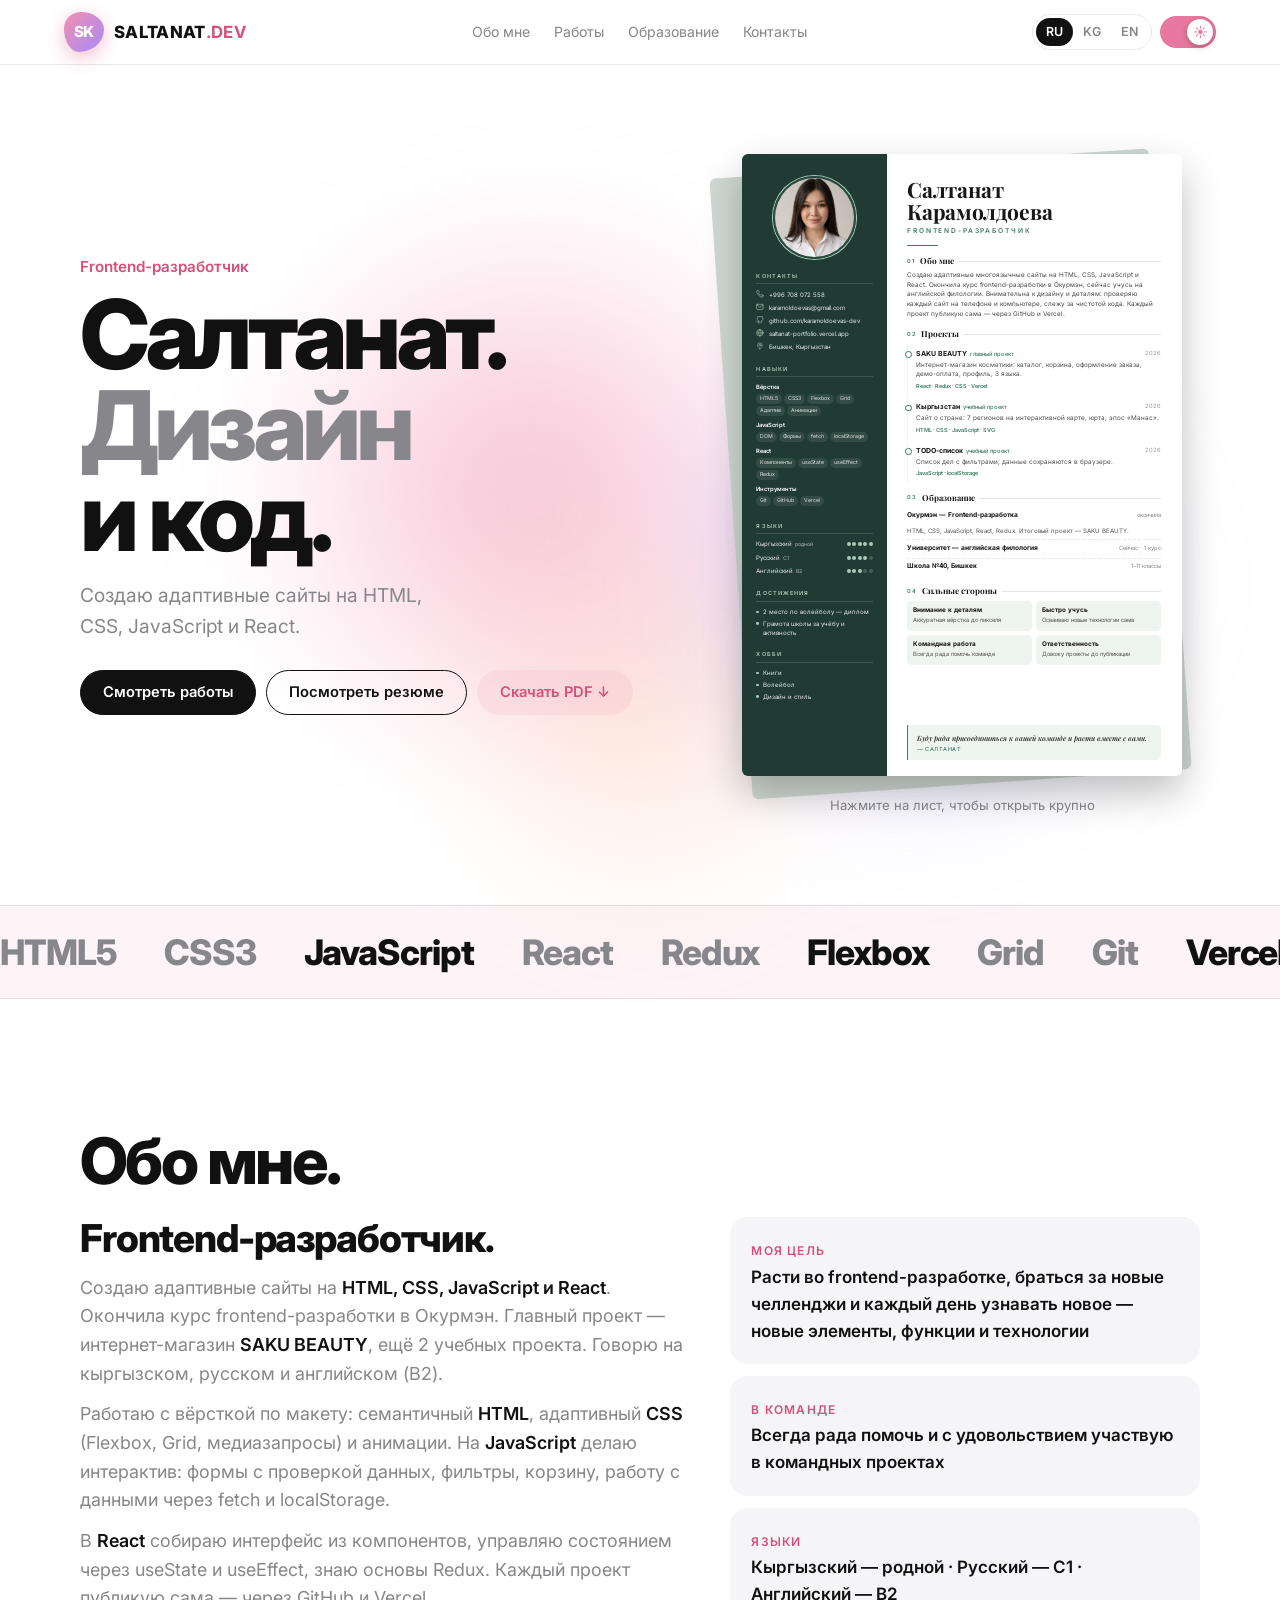
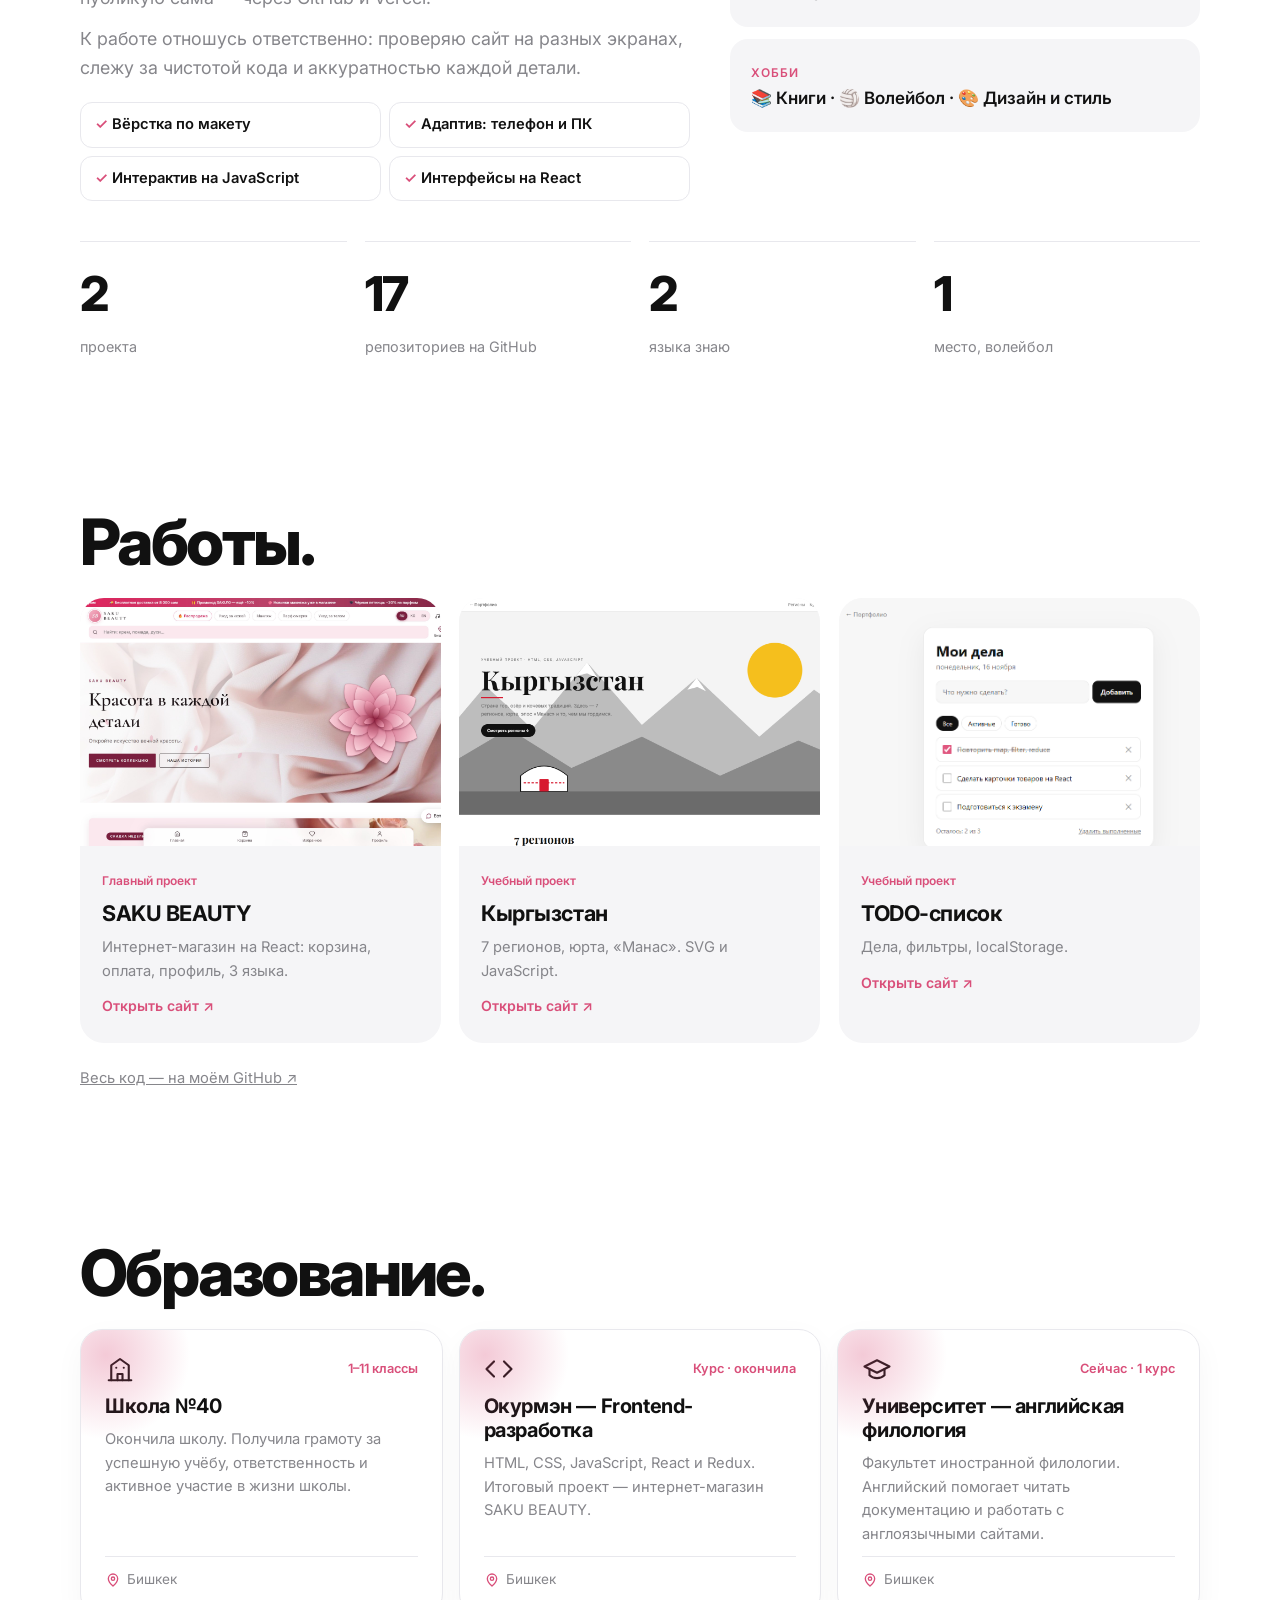
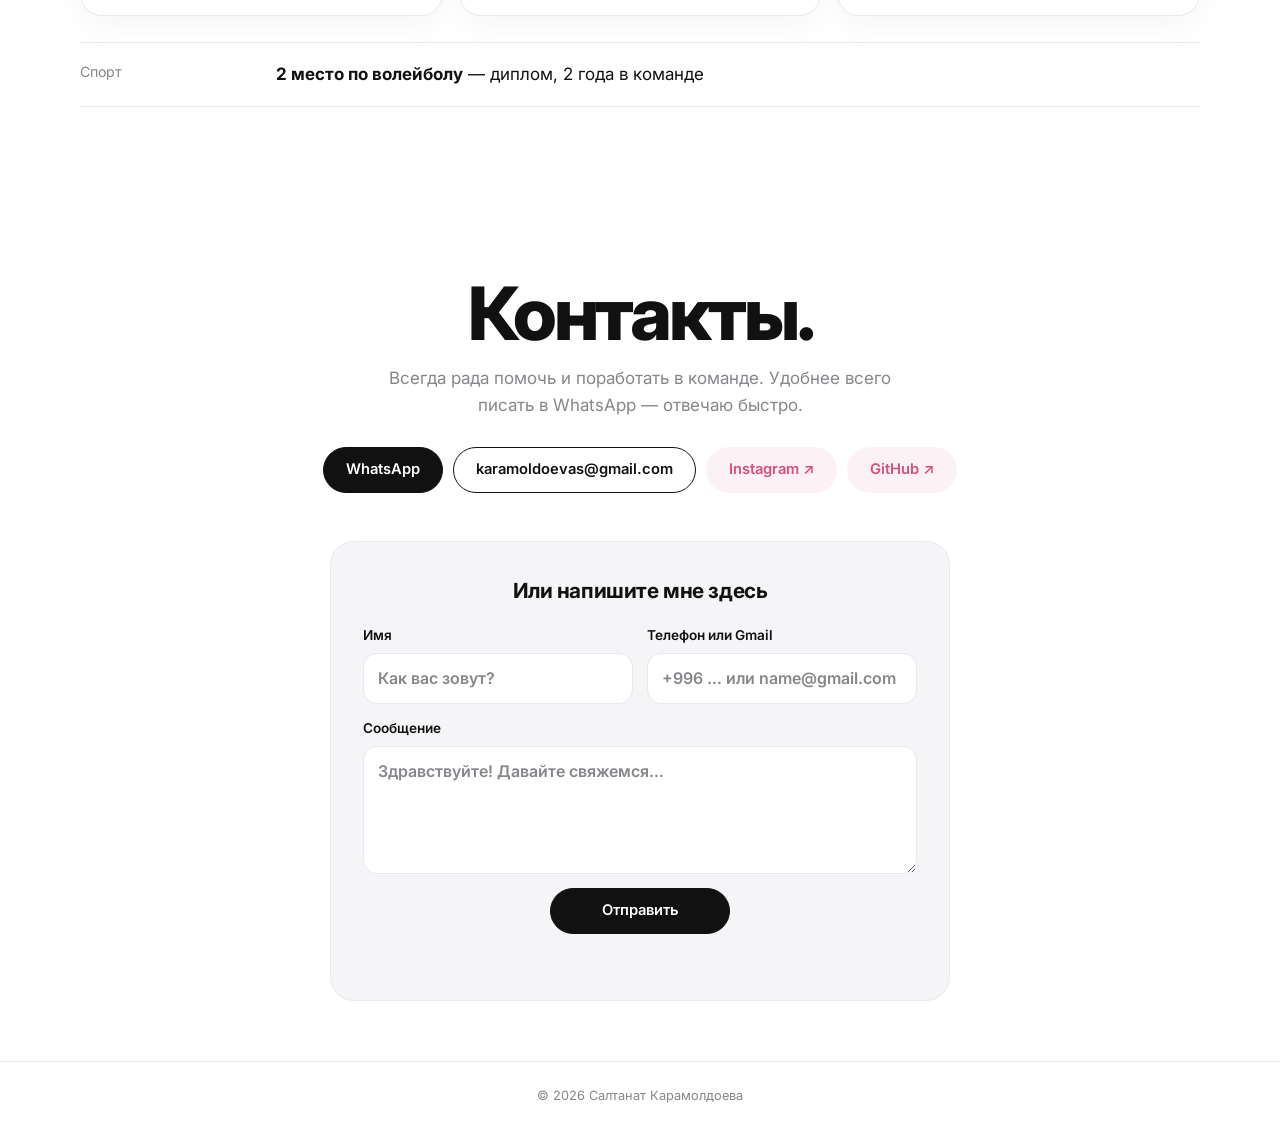
<file: index.html>
<!DOCTYPE html>
<html lang="ru">
<head>
  <meta charset="UTF-8">
  <meta name="viewport" content="width=device-width, initial-scale=1.0">
  <meta name="color-scheme" content="light dark">
  <meta name="theme-color" content="#ffffff">
  <title>Салтанат Карамолдоева — Frontend-разработчик</title>
  <meta name="description" content="Saltanat Karamoldoeva — frontend developer. HTML, CSS, JavaScript, React. Projects: SAKU BEAUTY, Kyrgyzstan, TODO.">
  <meta property="og:title" content="Saltanat Karamoldoeva — Frontend Developer">
  <meta property="og:description" content="Design and code. Projects, CV and contacts.">
  <meta property="og:image" content="https://saltanat-portfolio.vercel.app/images/my-photo.jpg">
  <!-- значок-логотип на вкладке браузера: розово-сиреневая «капля» с буквами SK -->
  <link rel="icon" type="image/svg+xml" href="images/favicon.svg">
  <link rel="icon" type="image/png" sizes="180x180" href="images/logo-180.png">
  <link rel="apple-touch-icon" href="images/logo-180.png">

  <!-- тема день/ночь ставится сразу, чтобы не было белой вспышки -->
  <script>
    try { document.documentElement.dataset.theme = matchMedia('(prefers-color-scheme: dark)').matches ? 'dark' : 'light' } catch (e) {}
  </script>

  <link rel="preconnect" href="https://fonts.googleapis.com">
  <link rel="preconnect" href="https://fonts.gstatic.com" crossorigin>
  <link href="https://fonts.googleapis.com/css2?family=Inter:wght@400;500;600;800&family=Playfair+Display:ital,wght@0,600;0,700;1,600&display=swap" rel="stylesheet">
  <link rel="stylesheet" href="style.css">
</head>
<body>

  <!-- ===== ШАПКА ===== -->
  <header class="nav">
    <!-- логотип: «живая капля» SK + надпись -->
    <a class="brand" href="#home" aria-label="Saltanat — на главную">
      <span class="mark">SK</span>
      <span class="word">SALTANAT<b>.DEV</b></span>
    </a>
    <nav class="menu">
      <a href="#about" data-i18n="navAbout">Обо мне</a>
      <a href="#work" data-i18n="navWork">Работы</a>
      <a href="#edu" data-i18n="navEdu">Образование</a>
      <a href="#contact" data-i18n="navContact">Контакты</a>
    </nav>
    <div class="tools">
      <div class="langs" role="group" aria-label="Language">
        <button data-lang="ru">RU</button><button data-lang="kg">KG</button><button data-lang="en">EN</button>
      </div>
      <!-- переключатель как в iPhone: включён = день, выключен = ночь -->
      <button class="switch" id="theme" role="switch" aria-checked="true" aria-label="День / ночь">
        <span class="knob"><span class="sun">☀</span><span class="moon">☾</span></span>
      </button>
    </div>
  </header>

  <div class="wrap">
    <!-- ===== 1. ГЛАВНЫЙ ЭКРАН: текст слева, лист А4 справа ===== -->
    <section class="hero" id="home">
      <!-- мягкие цветные пятна на фоне, медленно плавают -->
      <div class="glow" aria-hidden="true"><span class="g1"></span><span class="g2"></span><span class="g3"></span></div>

      <div class="from-left">
        <p class="eyebrow" data-i18n="role">Frontend-разработчик</p>
        <h1><span data-i18n="firstName">Салтанат</span>.<br><span class="grey" data-i18n="heroDesign">Дизайн</span><br><span data-i18n="heroCode">и код.</span></h1>
        <p class="lead" data-i18n="heroText">Создаю адаптивные сайты на HTML, CSS, JavaScript и React.</p>
        <div class="links">
          <a class="btn" href="#work" data-i18n="btnWork">Смотреть работы</a>
          <a class="btn line" id="cvView" href="cv/Saltanat-Karamoldoeva-CV-RU.pdf" target="_blank" rel="noopener" data-i18n="cvView">Посмотреть резюме</a>
          <a class="btn soft" id="cvLink" href="cv/Saltanat-Karamoldoeva-CV-RU.pdf" download data-i18n="cvDownload">Скачать PDF ↓</a>
        </div>
      </div>

      <!-- лист А4 = резюме (один лист, две колонки). Нажмите — откроется крупно. Он же печатается в PDF -->
      <div class="cv-3d">
        <div class="stack" id="stack">
          <article class="paper cv" id="cvSheet" tabindex="0" role="button" aria-label="CV">
            <!-- ЛЕВАЯ КОЛОНКА: кто я и как связаться -->
            <aside class="cv-side">
              <img class="cv-photo" src="images/my-photo.jpg" alt="Saltanat Karamoldoeva">
              <section>
                <h4 data-i18n="cvContacts">Контакты</h4>
                <ul class="cv-contacts">
                  <li><svg viewBox="0 0 24 24"><path d="M22 16.9v3a2 2 0 0 1-2.2 2 19.8 19.8 0 0 1-8.6-3.1 19.5 19.5 0 0 1-6-6A19.8 19.8 0 0 1 2.1 4.2 2 2 0 0 1 4.1 2h3a2 2 0 0 1 2 1.7c.1 1 .4 1.9.7 2.8a2 2 0 0 1-.5 2.1L8 9.9a16 16 0 0 0 6 6l1.3-1.3a2 2 0 0 1 2.1-.4c.9.3 1.8.6 2.8.7a2 2 0 0 1 1.7 2z"/></svg>+996 708 072 558</li>
                  <li><svg viewBox="0 0 24 24"><rect x="2" y="4" width="20" height="16" rx="2"/><path d="m22 6-10 7L2 6"/></svg>karamoldoevas@gmail.com</li>
                  <li><svg viewBox="0 0 24 24"><path d="M9 19c-5 1.5-5-2.5-7-3m14 6v-3.9a3.4 3.4 0 0 0-.9-2.6c3.1-.3 6.4-1.5 6.4-7A5.4 5.4 0 0 0 20 4.8 5 5 0 0 0 19.9 1S18.7.7 16 2.5a13.4 13.4 0 0 0-7 0C6.3.7 5.1 1 5.1 1A5 5 0 0 0 5 4.8a5.4 5.4 0 0 0-1.5 3.7c0 5.4 3.3 6.6 6.4 7a3.4 3.4 0 0 0-.9 2.6V22"/></svg>github.com/karamoldoevas-dev</li>
                  <li><svg viewBox="0 0 24 24"><circle cx="12" cy="12" r="10"/><path d="M2 12h20M12 2a15 15 0 0 1 0 20M12 2a15 15 0 0 0 0 20"/></svg>saltanat-portfolio.vercel.app</li>
                  <li><svg viewBox="0 0 24 24"><path d="M12 21s-7-6-7-11a7 7 0 0 1 14 0c0 5-7 11-7 11z"/><circle cx="12" cy="10" r="2.5"/></svg><span data-i18n="cityFull">Бишкек, Кыргызстан</span></li>
                </ul>
              </section>
              <section>
                <h4 data-i18n="skillsTitle">Навыки</h4>
                <div class="cv-skill"><b data-i18n="skLayout">Вёрстка</b><div class="chips"><span>HTML5</span><span>CSS3</span><span>Flexbox</span><span>Grid</span><span data-i18n="chipResp">Адаптив</span><span data-i18n="chipAnim">Анимации</span></div></div>
                <div class="cv-skill"><b>JavaScript</b><div class="chips"><span>DOM</span><span data-i18n="chipForms">Формы</span><span>fetch</span><span>localStorage</span></div></div>
                <div class="cv-skill"><b>React</b><div class="chips"><span data-i18n="chipComp">Компоненты</span><span>useState</span><span>useEffect</span><span>Redux</span></div></div>
                <div class="cv-skill"><b data-i18n="skTools">Инструменты</b><div class="chips"><span>Git</span><span>GitHub</span><span>Vercel</span></div></div>
              </section>
              <section>
                <h4 data-i18n="langsTitle">Языки</h4>
                <div class="cv-lang"><span><span data-i18n="langKg">Кыргызский</span><small data-i18n="native">родной</small></span><span class="lvl"><i class="on"></i><i class="on"></i><i class="on"></i><i class="on"></i><i class="on"></i></span></div>
                <div class="cv-lang"><span><span data-i18n="langRu">Русский</span><small>C1</small></span><span class="lvl"><i class="on"></i><i class="on"></i><i class="on"></i><i class="on"></i><i></i></span></div>
                <div class="cv-lang"><span><span data-i18n="langEn">Английский</span><small>B2</small></span><span class="lvl"><i class="on"></i><i class="on"></i><i class="on"></i><i></i><i></i></span></div>
              </section>
              <section>
                <h4 data-i18n="achTitle">Достижения</h4>
                <ul class="cv-plain"><li data-i18n="ach1">2 место по волейболу — диплом</li><li data-i18n="ach2">Грамота школы за учёбу и активность</li></ul>
              </section>
              <section>
                <h4 data-i18n="hobbiesTitle">Хобби</h4>
                <ul class="cv-plain"><li data-i18n="hob1">Книги</li><li data-i18n="hob2">Волейбол</li><li data-i18n="hob3">Дизайн и стиль</li></ul>
              </section>
            </aside>

            <!-- ПРАВАЯ КОЛОНКА: что я умею и что сделала -->
            <div class="cv-main">
              <header class="cv-title">
                <h3><span data-i18n="firstName">Салтанат</span><br><span data-i18n="lastName">Карамолдоева</span></h3>
                <p class="cv-role" data-i18n="role">Frontend-разработчик</p>
                <div class="cv-bar"></div>
              </header>
              <section>
                <h5><span class="n">01</span><span data-i18n="navAbout">Обо мне</span></h5>
                <p class="cv-lead" data-i18n="cvAbout">…</p>
              </section>
              <section>
                <h5><span class="n">02</span><span data-i18n="workTitle">Проекты</span></h5>
                <div class="cv-proj"><h6>SAKU BEAUTY<em data-i18n="kindMain">Главный проект</em></h6><span class="yr">2026</span>
                  <p data-i18n="p1Cv">…</p><div class="tech">React · Redux · CSS · Vercel</div></div>
                <div class="cv-proj"><h6><span data-i18n="p2Title">Кыргызстан</span><em data-i18n="kindStudy">Учебный проект</em></h6><span class="yr">2026</span>
                  <p data-i18n="p2Cv">…</p><div class="tech">HTML · CSS · JavaScript · SVG</div></div>
                <div class="cv-proj"><h6><span data-i18n="p3Title">TODO-список</span><em data-i18n="kindStudy">Учебный проект</em></h6><span class="yr">2026</span>
                  <p data-i18n="p3Cv">…</p><div class="tech">JavaScript · localStorage</div></div>
              </section>
              <section>
                <h5><span class="n">03</span><span data-i18n="eduTitle">Образование</span></h5>
                <div class="cv-edu"><b data-i18n="courseName">Окурмэн — Frontend-разработка</b><span data-i18n="finished">окончила</span><p data-i18n="courseShort">…</p></div>
                <div class="cv-edu"><b data-i18n="uniName">Университет — английская филология</b><span data-i18n="uniWhen">Сейчас · 1 курс</span></div>
                <div class="cv-edu"><b data-i18n="schoolName">Школа №40, Бишкек</b><span data-i18n="grades">1–11 классы</span></div>
              </section>
              <section>
                <h5><span class="n">04</span><span data-i18n="strengthsTitle">Сильные стороны</span></h5>
                <div class="cv-quals">
                  <div><b data-i18n="q1">…</b><span data-i18n="q1t">…</span></div>
                  <div><b data-i18n="q2">…</b><span data-i18n="q2t">…</span></div>
                  <div><b data-i18n="q3">…</b><span data-i18n="q3t">…</span></div>
                  <div><b data-i18n="q4">…</b><span data-i18n="q4t">…</span></div>
                </div>
              </section>
              <p class="cv-quote"><span data-i18n="letter3">…</span><small data-i18n="sign">— Салтанат</small></p>
            </div>
          </article>
        </div>
        <p class="cv-hint" data-i18n="cvZoom">Нажмите на лист, чтобы открыть крупно</p>
      </div>

      <!-- резюме крупно (окно поверх сайта) -->
      <dialog class="cv-big" id="cvBig" aria-label="CV">
        <button class="cv-close" id="cvClose" aria-label="×">×</button>
        <div class="cv-big-in" id="cvBigIn"></div>
      </dialog>
    </section>
  </div>

  <!-- ===== БЕГУЩАЯ СТРОКА НАВЫКОВ ===== -->
  <div class="marquee" aria-hidden="true"><div class="track"><span>HTML5</span><span>CSS3</span><span>JavaScript</span><span>React</span><span>Redux</span><span>Flexbox</span><span>Grid</span><span>Git</span><span>Vercel</span></div></div>

  <div class="wrap">
    <!-- ===== 2. ОБО МНЕ ===== -->
    <section class="big" id="about">
      <h2 class="from-left" data-i18n="aboutTitle">Обо мне.</h2>
      <div class="about-grid">
        <div class="about-text from-left">
          <q data-i18n="role">Frontend-разработчик</q>
          <p data-i18n="about1">…</p>
          <p data-i18n="about2">…</p>
          <p data-i18n="about3">…</p>
          <p data-i18n="about4">…</p>
          <ul class="does">
            <li data-i18n="does1">Вёрстка по макету</li>
            <li data-i18n="does2">Адаптив: телефон и ПК</li>
            <li data-i18n="does3">Интерактив на JavaScript</li>
            <li data-i18n="does4">Интерфейсы на React</li>
          </ul>
        </div>
        <div class="about-side from-right">
          <div tabindex="0"><small data-i18n="goalTitle">Моя цель</small><p data-i18n="goalText">…</p></div>
          <div tabindex="0"><small data-i18n="teamTitle">В команде</small><p data-i18n="teamText">…</p></div>
          <div tabindex="0"><small data-i18n="langsTitle">Языки</small><p data-i18n="langsLine">…</p></div>
          <div tabindex="0"><small data-i18n="hobbiesTitle">Хобби</small><p data-i18n="hobbiesLine">…</p></div>
        </div>
      </div>
      <div class="facts">
        <div><b data-to="3">0</b><span data-i18n="statProjects">проекта</span></div>
        <div><b data-to="20" data-plus="+">0</b><span data-i18n="statRepos">репозиториев на GitHub</span></div>
        <div><b data-to="3">0</b><span data-i18n="statLangs">языка знаю</span></div>
        <div><b data-to="2">0</b><span data-i18n="statVolley">место, волейбол</span></div>
      </div>
    </section>

    <!-- ===== 3. РАБОТЫ ===== -->
    <section class="big" id="work">
      <h2 class="from-left" data-i18n="workTitleDot">Работы.</h2>
      <div class="cards">
        <a class="card" data-tilt href="https://saku-beauty-final.vercel.app" target="_blank" rel="noopener">
          <img src="images/saku-beauty.jpg" alt="SAKU BEAUTY">
          <div><small data-i18n="kindMain">Главный проект</small><h3>SAKU BEAUTY</h3><p data-i18n="p1Text">…</p><span class="go" data-i18n="openSite">Открыть сайт ↗</span></div>
        </a>
        <a class="card" data-tilt href="projects/kyrgyzstan/">
          <img src="images/kyrgyzstan.png" alt="">
          <div><small data-i18n="kindStudy">Учебный проект</small><h3 data-i18n="p2Title">Кыргызстан</h3><p data-i18n="p2Text">…</p><span class="go" data-i18n="openSite">Открыть сайт ↗</span></div>
        </a>
        <a class="card" data-tilt href="projects/todo/">
          <img src="images/todo.png" alt="">
          <div><small data-i18n="kindStudy">Учебный проект</small><h3 data-i18n="p3Title">TODO-список</h3><p data-i18n="p3Text">…</p><span class="go" data-i18n="openSite">Открыть сайт ↗</span></div>
        </a>
      </div>
      <p class="code-link"><a href="https://github.com/karamoldoevas-dev" target="_blank" rel="noopener" data-i18n="allCode">Весь код — на моём GitHub ↗</a></p>
    </section>

    <!-- ===== 4. ОБРАЗОВАНИЕ ===== -->
    <section class="big" id="edu">
      <h2 class="from-left" data-i18n="eduTitleDot">Образование.</h2>
      <div class="edu">
        <article class="edu-card from-left">
          <div class="edu-top">
            <span class="ic"><svg viewBox="0 0 24 24"><path d="M3 21h18"/><path d="M5 21V9l7-5 7 5v12"/><path d="M10 21v-5h4v5"/><path d="M9 11h.01M15 11h.01"/></svg></span>
            <small data-i18n="grades">1–11 классы</small>
          </div>
          <h3 data-i18n="schoolTitle">Школа №40</h3>
          <p data-i18n="schoolText">…</p>
          <span class="place"><svg viewBox="0 0 24 24"><path d="M12 21s-7-6-7-11a7 7 0 0 1 14 0c0 5-7 11-7 11z"/><circle cx="12" cy="10" r="2.5"/></svg><span data-i18n="city">Бишкек</span></span>
        </article>
        <article class="edu-card from-left">
          <div class="edu-top">
            <span class="ic"><svg viewBox="0 0 24 24"><polyline points="16 18 22 12 16 6"/><polyline points="8 6 2 12 8 18"/></svg></span>
            <small data-i18n="courseWhen">Курс · окончила</small>
          </div>
          <h3 data-i18n="courseName">Окурмэн — Frontend-разработка</h3>
          <p data-i18n="courseText">…</p>
          <span class="place"><svg viewBox="0 0 24 24"><path d="M12 21s-7-6-7-11a7 7 0 0 1 14 0c0 5-7 11-7 11z"/><circle cx="12" cy="10" r="2.5"/></svg><span data-i18n="city">Бишкек</span></span>
        </article>
        <article class="edu-card from-right">
          <div class="edu-top">
            <span class="ic"><svg viewBox="0 0 24 24"><path d="M22 10 12 5 2 10l10 5 10-5Z"/><path d="M6 12v5c3 3 9 3 12 0v-5"/></svg></span>
            <small data-i18n="uniWhen">Сейчас · 1 курс</small>
          </div>
          <h3 data-i18n="uniName">Университет — английская филология</h3>
          <p data-i18n="uniText">…</p>
          <span class="place"><svg viewBox="0 0 24 24"><path d="M12 21s-7-6-7-11a7 7 0 0 1 14 0c0 5-7 11-7 11z"/><circle cx="12" cy="10" r="2.5"/></svg><span data-i18n="city">Бишкек</span></span>
        </article>
      </div>
      <ul class="rows">
        <li><small data-i18n="sport">Спорт</small><span data-i18n="volleyRow">…</span></li>
      </ul>
    </section>

    <!-- ===== 5. КОНТАКТЫ ===== -->
    <section class="contact" id="contact">
      <h2 class="from-left" data-i18n="contactTitle">Контакты.</h2>
      <p data-i18n="contactText">…</p>
      <div class="links center">
        <a class="btn" href="https://wa.me/996708072558" target="_blank" rel="noopener">WhatsApp</a>
        <a class="btn line" href="mailto:karamoldoevas@gmail.com">karamoldoevas@gmail.com</a>
        <a class="btn soft" href="https://instagram.com/moonella_uis_09" target="_blank" rel="noopener">Instagram ↗</a>
        <a class="btn soft" href="https://github.com/karamoldoevas-dev" target="_blank" rel="noopener">GitHub ↗</a>
      </div>

      <!-- форма «Давайте свяжемся»: письмо приходит на почту через сервис FormSubmit -->
      <form class="cform" id="cform" novalidate>
        <h3 data-i18n="formTitle">Или напишите мне здесь</h3>
        <div class="cform-row">
          <label><span data-i18n="formName">Имя</span>
            <input name="name" autocomplete="name" required maxlength="80" data-ph="formNamePh">
          </label>
          <label><span data-i18n="formContact">Телефон или Gmail</span>
            <input name="contact" autocomplete="email" required maxlength="120" data-ph="formContactPh">
          </label>
        </div>
        <label><span data-i18n="formMsg">Сообщение</span>
          <textarea name="message" rows="4" required maxlength="2000" data-ph="formMsgPh"></textarea>
        </label>
        <!-- ловушка для спам-ботов: человек это поле не видит -->
        <input type="text" name="_honey" class="hp" tabindex="-1" autocomplete="off" aria-hidden="true">
        <button class="btn" type="submit" id="cformBtn" data-i18n="formSend">Отправить</button>
        <p class="cform-note" id="cformNote" role="status" aria-live="polite"></p>
      </form>
    </section>
  </div>

  <footer class="foot">© <span id="year">2026</span> <span data-i18n="name">Салтанат Карамолдоева</span></footer>

  <script src="script.js"></script>
</body>
</html>
</file>
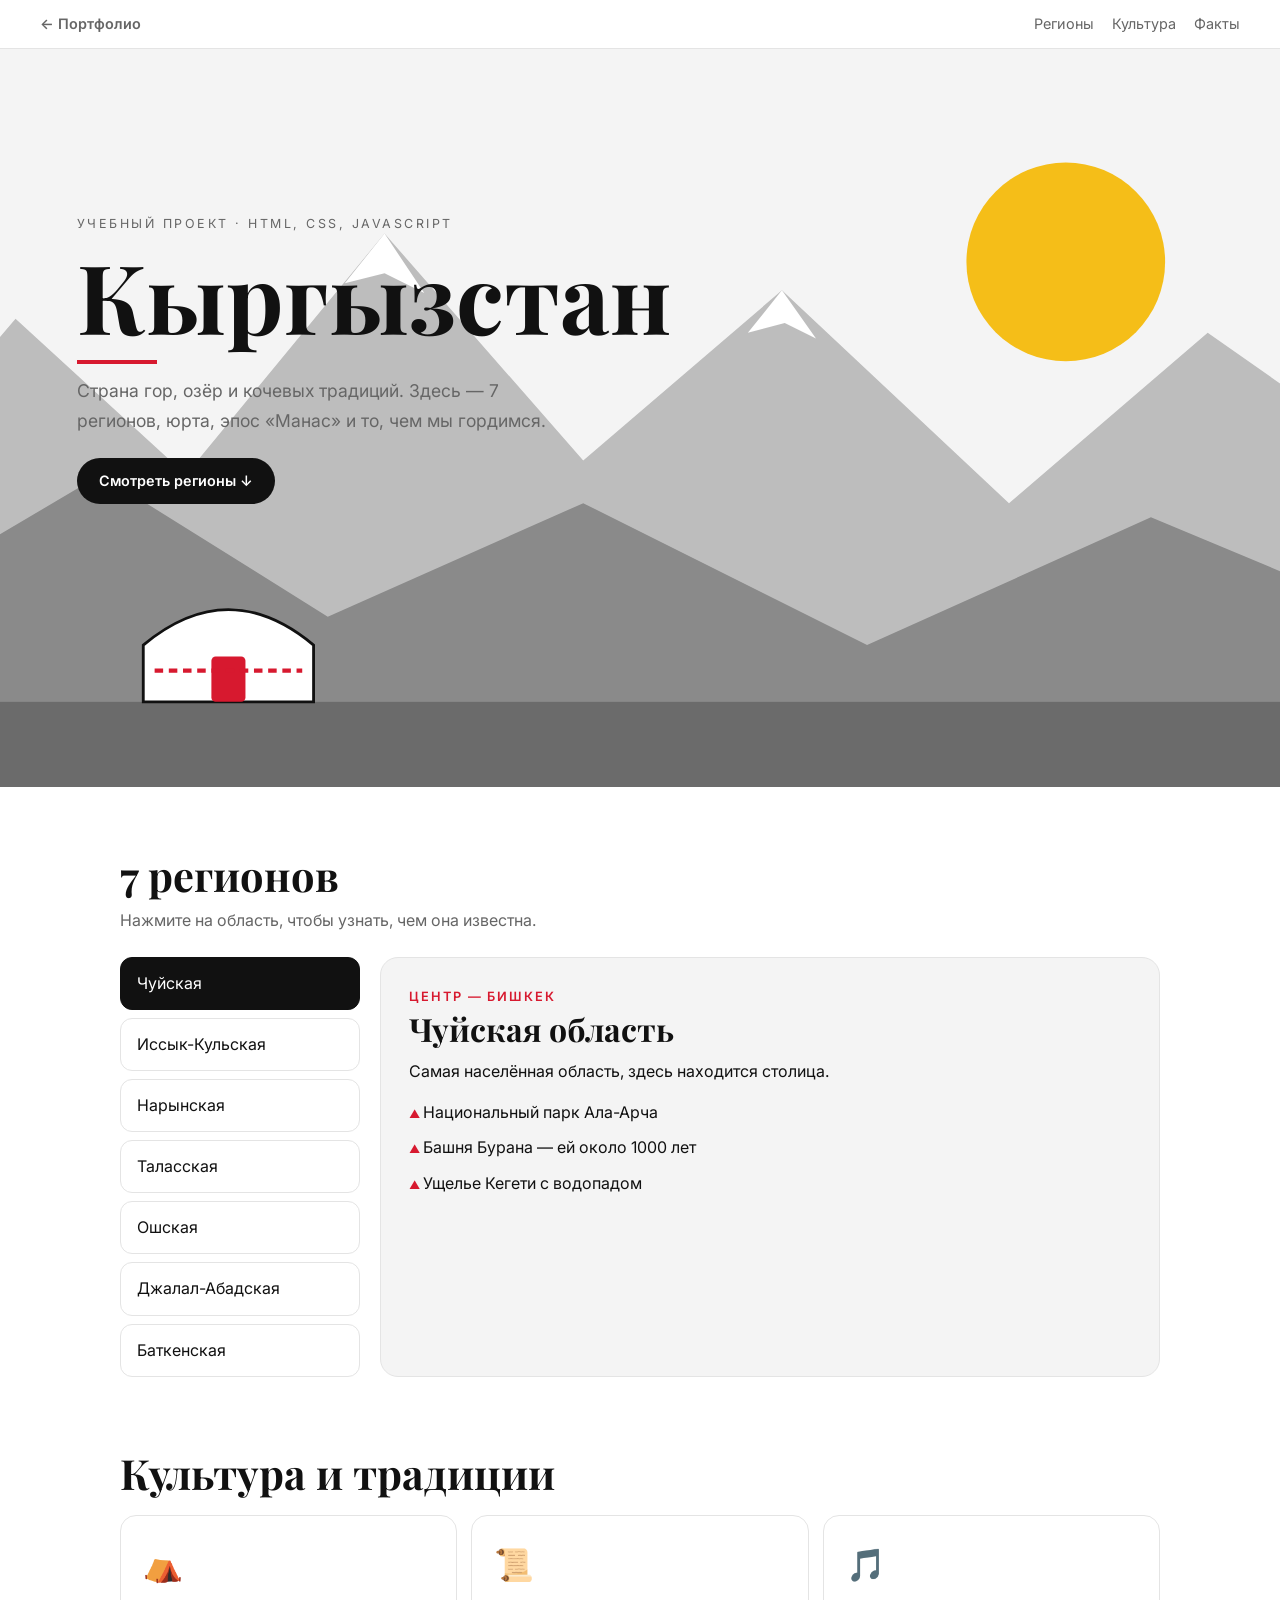
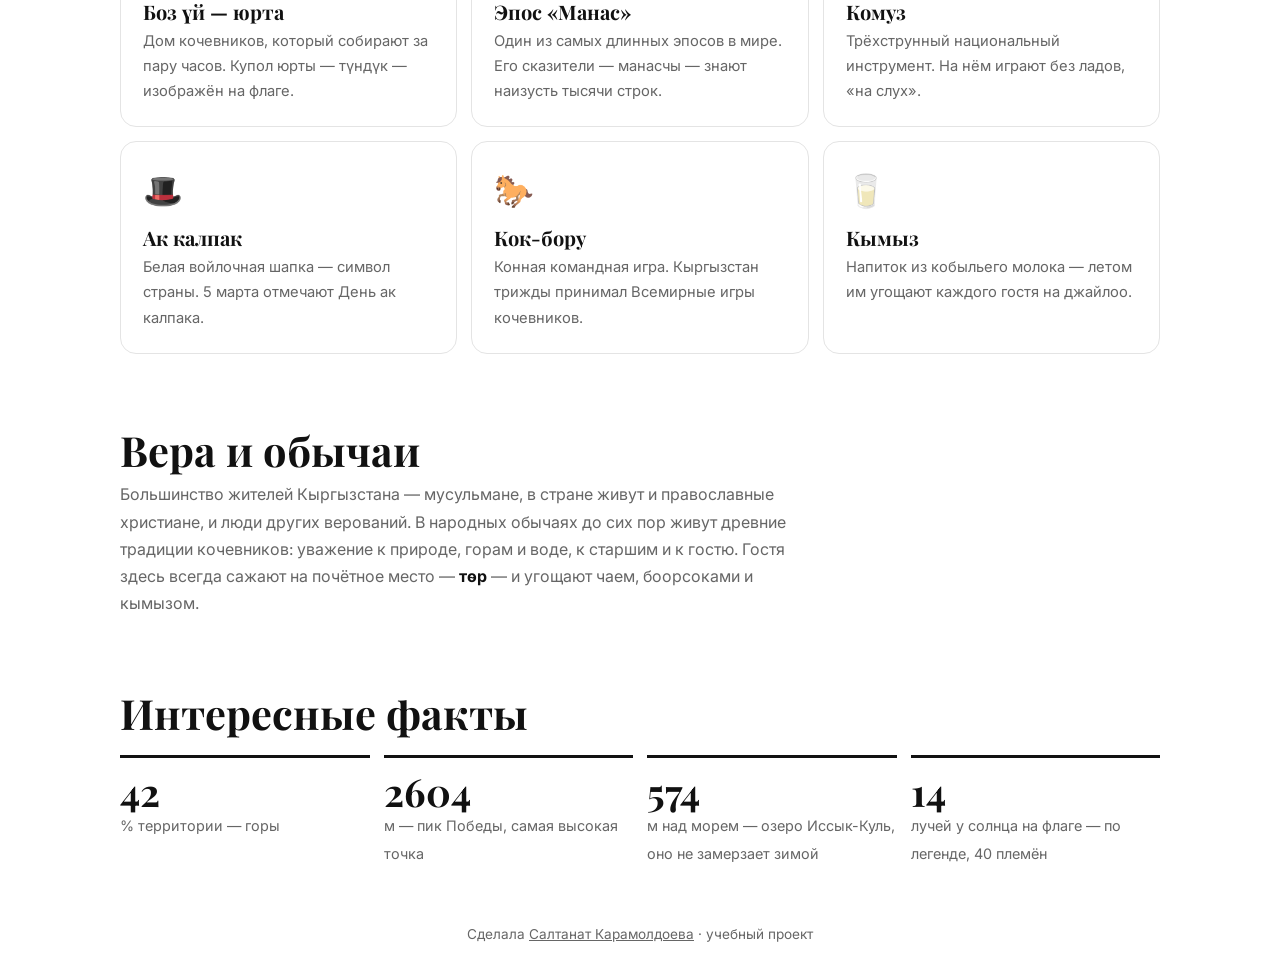
<file: projects/kyrgyzstan/index.html>
<!DOCTYPE html>
<html lang="ru">
<head>
  <meta charset="UTF-8">
  <meta name="viewport" content="width=device-width, initial-scale=1.0">
  <title>Кыргызстан — горы, регионы и традиции</title>
  <meta name="description" content="Учебный проект Салтанат Карамолдоевой: 7 регионов Кыргызстана, юрта, Манас, традиции и интересные факты.">
  <link rel="icon" type="image/svg+xml" href="../../images/favicon.svg">
  <link rel="apple-touch-icon" href="../../images/logo-180.png">
  <link rel="preconnect" href="https://fonts.googleapis.com">
  <link rel="preconnect" href="https://fonts.gstatic.com" crossorigin>
  <link href="https://fonts.googleapis.com/css2?family=Playfair+Display:wght@600;700&family=Inter:wght@400;500;600&display=swap" rel="stylesheet">
  <link rel="stylesheet" href="style.css">
</head>
<body>

  <header class="top">
    <a class="back" href="../../#work">← Портфолио</a>
    <nav>
      <a href="#regions">Регионы</a>
      <a href="#culture">Культура</a>
      <a href="#facts">Факты</a>
    </nav>
  </header>

  <!-- 1. ГЛАВНЫЙ ЭКРАН: горы, солнце и юрта нарисованы на SVG -->
  <section class="hero">
    <svg class="scene" viewBox="0 0 1200 520" preserveAspectRatio="xMidYMax slice" aria-hidden="true">
      <circle class="sun" cx="900" cy="150" r="70" />
      <polygon class="far" points="0,380 160,190 280,300 420,130 560,290 700,170 860,320 1000,200 1200,340 1200,520 0,520" />
      <polygon class="snow" points="420,130 392,165 420,158 448,172" />
      <polygon class="snow" points="700,170 676,200 702,193 724,204" />
      <polygon class="near" points="0,430 220,300 380,400 560,320 760,420 960,330 1200,430 1200,520 0,520" />
      <rect class="ground" x="0" y="460" width="1200" height="60" />
      <!-- юрта (боз үй) -->
      <g class="yurt" transform="translate(250 380)">
        <path d="M0 80 L0 40 Q60 -10 120 40 L120 80 Z" />
        <rect class="door" x="48" y="48" width="24" height="32" rx="3" />
        <path class="ornament" d="M8 58 H112" />
      </g>
    </svg>
    <div class="hero-text">
      <p class="kicker">Учебный проект · HTML, CSS, JavaScript</p>
      <h1>Кыргызстан</h1>
      <p>Страна гор, озёр и кочевых традиций. Здесь — 7 регионов, юрта, эпос «Манас» и то, чем мы гордимся.</p>
      <a class="btn" href="#regions">Смотреть регионы ↓</a>
    </div>
  </section>

  <main>
    <!-- 2. РЕГИОНЫ: нажимаешь на кнопку — справа меняется описание -->
    <section id="regions" class="block">
      <h2>7 регионов</h2>
      <p class="lead">Нажмите на область, чтобы узнать, чем она известна.</p>
      <div class="regions">
        <div class="region-list" id="regionList" role="tablist"></div>
        <article class="region-card" id="regionCard" aria-live="polite"></article>
      </div>
    </section>

    <!-- 3. КУЛЬТУРА: карточки -->
    <section id="culture" class="block">
      <h2>Культура и традиции</h2>
      <div class="cards" id="cultureCards"></div>
    </section>

    <!-- 4. ВЕРА И ОБЫЧАИ -->
    <section class="block faith">
      <h2>Вера и обычаи</h2>
      <p>Большинство жителей Кыргызстана — мусульмане, в стране живут и православные христиане, и люди других верований. В народных обычаях до сих пор живут древние традиции кочевников: уважение к природе, горам и воде, к старшим и к гостю. Гостя здесь всегда сажают на почётное место — <b>төр</b> — и угощают чаем, боорсоками и кымызом.</p>
    </section>

    <!-- 5. ИНТЕРЕСНЫЕ ФАКТЫ: числа «набегают» при прокрутке -->
    <section id="facts" class="block">
      <h2>Интересные факты</h2>
      <div class="facts">
        <div><b data-count="90">0</b><span>% территории — горы</span></div>
        <div><b data-count="7439">0</b><span>м — пик Победы, самая высокая точка</span></div>
        <div><b data-count="1607">0</b><span>м над морем — озеро Иссык-Куль, оно не замерзает зимой</span></div>
        <div><b data-count="40">0</b><span>лучей у солнца на флаге — по легенде, 40 племён</span></div>
      </div>
    </section>
  </main>

  <footer class="foot">
    Сделала <a href="../../">Салтанат Карамолдоева</a> · учебный проект
  </footer>

  <script src="script.js"></script>
</body>
</html>
</file>
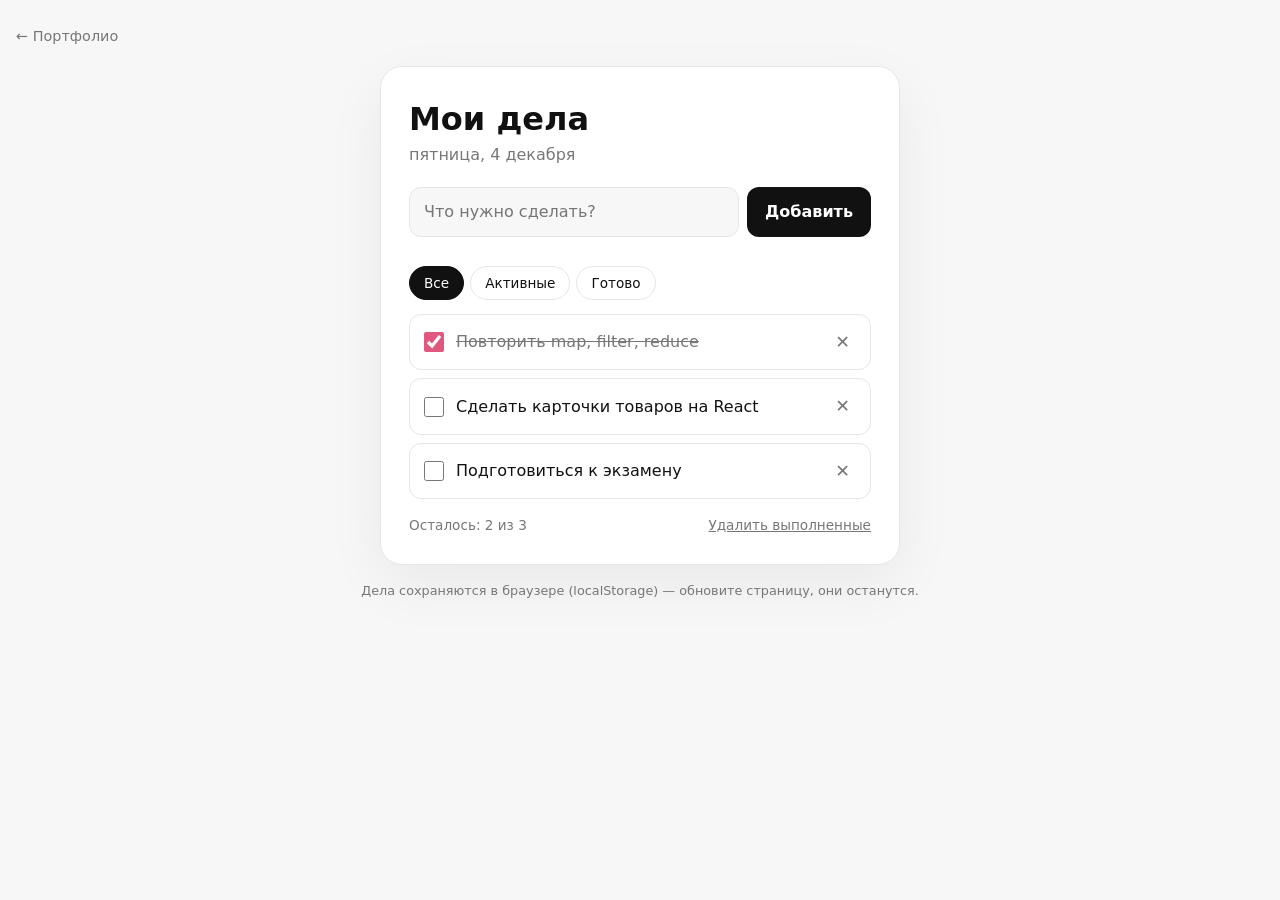
<file: projects/todo/index.html>
<!DOCTYPE html>
<html lang="ru">
<head>
  <meta charset="UTF-8">
  <meta name="viewport" content="width=device-width, initial-scale=1.0">
  <title>TODO — список дел</title>
  <meta name="description" content="Учебный проект Салтанат Карамолдоевой: список дел на JavaScript с сохранением в браузере.">
  <link rel="icon" type="image/svg+xml" href="../../images/favicon.svg">
  <link rel="apple-touch-icon" href="../../images/logo-180.png">
  <link rel="stylesheet" href="style.css">
</head>
<body>
  <a class="back" href="../../#work">← Портфолио</a>

  <main class="app">
    <h1>Мои дела</h1>
    <p class="date" id="today"></p>

    <!-- форма: при отправке добавляем новое дело -->
    <form id="form" class="add">
      <input id="input" type="text" placeholder="Что нужно сделать?" maxlength="80" autocomplete="off" aria-label="Новое дело">
      <button type="submit">Добавить</button>
    </form>
    <p class="error" id="error"></p>

    <!-- фильтры -->
    <div class="filters" id="filters">
      <button data-filter="all" class="on">Все</button>
      <button data-filter="active">Активные</button>
      <button data-filter="done">Готово</button>
    </div>

    <ul class="list" id="list"></ul>

    <footer class="bottom">
      <span id="count">0 дел</span>
      <button id="clear">Удалить выполненные</button>
    </footer>
  </main>

  <p class="note">Дела сохраняются в браузере (localStorage) — обновите страницу, они останутся.</p>
  <script src="app.js"></script>
</body>
</html>
</file>
<file: style.css>
/* ===== ЦВЕТА: день (белый) и ночь (чёрный) + немного розового ===== */
:root { --bg:#fff; --ink:#111; --muted:#86868b; --line:#e8e8ed; --soft:#f5f5f7; --pink:#d94f7a; }
[data-theme="dark"] { --bg:#000; --ink:#f5f5f7; --muted:#8e8e93; --line:#2c2c2e; --soft:#111; --pink:#f49ab4; }
/* смена темы кругом (View Transitions) */
::view-transition-old(root), ::view-transition-new(root) { animation:none; mix-blend-mode:normal; }

/* ===== ОСНОВА ===== */
* { box-sizing:border-box; margin:0; padding:0; }
html { scroll-behavior:smooth; scroll-padding-top:70px; overflow-x:clip; }
body { font:17px/1.6 Inter, system-ui, sans-serif; color:var(--ink); background:var(--bg); overflow-x:clip; -webkit-font-smoothing:antialiased; transition:background .3s, color .3s; }
a { color:inherit; } ul { list-style:none; } button { font:inherit; cursor:pointer; color:inherit; }
:focus-visible { outline:2px solid var(--pink); outline-offset:3px; }
.wrap { width:min(1120px, calc(100% - 32px)); margin:0 auto; }

/* ===== ШАПКА ===== */
.nav { position:sticky; top:0; z-index:40; display:flex; align-items:center; justify-content:space-between; gap:12px; padding:12px clamp(16px,5vw,64px);
  background:color-mix(in srgb, var(--bg) 80%, transparent); backdrop-filter:saturate(180%) blur(20px); border-bottom:1px solid var(--line); }
/* логотип «живая капля»: буквы SK, розово-сиреневый градиент, форма плавно «дышит». Одинаковый днём и ночью */
.brand { display:flex; align-items:center; gap:10px; text-decoration:none; }
.mark { display:grid; place-items:center; width:40px; height:40px; flex-shrink:0; color:#fff; font-weight:800; font-size:.95rem; letter-spacing:-.04em; line-height:1;
  background:linear-gradient(135deg, #f28fb0, #a78bfa); border-radius:42% 58% 63% 37% / 41% 44% 56% 59%;
  box-shadow:0 6px 18px rgba(217,79,122,.35); animation:blob 7s ease-in-out infinite; transition:transform .3s cubic-bezier(.3,1.4,.5,1); }
@keyframes blob { 50% { border-radius:63% 37% 38% 62% / 55% 61% 39% 45%; } }
.brand:hover .mark { transform:scale(1.08); }
.word { font-weight:800; font-size:1.05rem; letter-spacing:.02em; }
.word b { color:var(--pink); }
@media (max-width:420px) { .word { display:none; } } /* на маленьком телефоне — только квадрат */
.menu { display:flex; gap:24px; font-size:.88rem; }
.menu a { text-decoration:none; color:var(--muted); }
.menu a:hover { color:var(--ink); }
.tools { display:flex; align-items:center; gap:8px; }
.langs { display:flex; border:1px solid var(--line); border-radius:999px; padding:3px; }
.langs button { border:0; background:none; border-radius:999px; padding:4px 10px; font-size:.78rem; font-weight:600; color:var(--muted); }
.langs button.on { background:var(--ink); color:var(--bg); }
/* переключатель день/ночь как в iPhone: день — включён (розовый, кружок справа), ночь — выключен (серый, кружок слева) */
.switch { position:relative; width:56px; height:32px; flex-shrink:0; border:0; border-radius:999px; padding:0; background:#3a3a3c; transition:background .35s ease; -webkit-tap-highlight-color:transparent; }
[data-theme="light"] .switch { background:#e8789f; }
.knob { position:absolute; top:3px; left:3px; width:26px; height:26px; border-radius:50%; background:#fff; box-shadow:0 2px 6px rgba(0,0,0,.25);
  display:grid; place-items:center; font-size:14px; line-height:1; transition:transform .35s cubic-bezier(.3,1.4,.5,1); }
[data-theme="light"] .knob { transform:translateX(24px); }
.switch:active .knob { width:30px; } /* при нажатии кружок чуть растягивается, как в iPhone */
[data-theme="light"] .switch:active .knob { transform:translateX(20px); }
.knob .sun { display:none; color:#e8789f; } .knob .moon { color:#3a3a3c; }
[data-theme="light"] .knob .sun { display:block; } [data-theme="light"] .knob .moon { display:none; }


/* ===== КНОПКИ ===== */
.links { display:flex; flex-wrap:wrap; gap:10px; margin-top:28px; align-items:center; }
.links.center { justify-content:center; }
.btn { display:inline-flex; align-items:center; min-height:44px; padding:10px 22px; border-radius:999px; background:var(--ink); color:var(--bg); border:1px solid var(--ink); text-decoration:none; font-weight:600; font-size:.92rem; transition:transform .2s, opacity .2s, background .3s; }
.btn:hover { transform:translateY(-2px); }
.btn:active { transform:scale(.97); }
.btn.line { background:transparent; color:var(--ink); }
.btn.soft { background:rgba(217,79,122,.08); color:var(--pink); border-color:transparent; }

/* ===== ГЛАВНЫЙ ЭКРАН ===== */
.hero { position:relative; isolation:isolate; min-height:calc(100vh - 60px); display:grid; grid-template-columns:1.1fr .9fr; gap:clamp(24px,5vw,64px); align-items:center; padding:40px 0; }
.eyebrow { color:var(--pink); font-weight:600; font-size:.95rem; }
.hero h1 { font-size:clamp(3rem,8vw,6rem); font-weight:800; letter-spacing:-.05em; line-height:.95; margin:10px 0 18px; }
.grey { color:var(--muted); }
.lead { color:var(--muted); font-size:1.2rem; max-width:30ch; }

/* мягкие цветные пятна, которые плавают за главным экраном */
.glow { position:absolute; inset:-10% -20%; z-index:-1; pointer-events:none; filter:blur(50px); }
.glow span { position:absolute; border-radius:50%; opacity:.55; }
.glow .g1 { width:42%; aspect-ratio:1; left:22%; top:18%; background:radial-gradient(circle, #f28fb0, transparent 65%); animation:float1 10s ease-in-out infinite; }
.glow .g2 { width:38%; aspect-ratio:1; left:48%; top:30%; background:radial-gradient(circle, #b9a8ff, transparent 65%); animation:float2 12s ease-in-out infinite; }
.glow .g3 { width:30%; aspect-ratio:1; left:35%; top:50%; background:radial-gradient(circle, #ffc7a8, transparent 65%); animation:float3 14s ease-in-out infinite; opacity:.4; }
@keyframes float1 { 0%,100% { transform:translate(0,0) scale(1); } 33% { transform:translate(45%,20%) scale(1.2); } 66% { transform:translate(10%,45%) scale(.9); } }
@keyframes float2 { 0%,100% { transform:translate(0,0) scale(1); } 33% { transform:translate(-45%,25%) scale(.85); } 66% { transform:translate(-15%,-35%) scale(1.15); } }
@keyframes float3 { 0%,100% { transform:translate(0,0) scale(1); } 50% { transform:translate(55%,-40%) scale(1.3); } }
[data-theme="dark"] .glow span { opacity:.6; }
[data-theme="dark"] .glow .g3 { opacity:.4; }

/* ===== ЛИСТ А4 (резюме): один лист, две колонки, зелёный. Сам лист рисуется в размере 794×1123 и уменьшается под экран (zoom ставит script.js) ===== */
.cv-3d { perspective:1200px; justify-self:center; width:min(440px, calc(78vh*210/297)); }
.stack { position:relative; transform-origin:center bottom; transform-style:preserve-3d; animation:standUp 1.3s cubic-bezier(.2,.8,.2,1) .2s both; }
@keyframes standUp { from { transform:rotateX(38deg) translateY(70px) scale(.85); opacity:0; } }
.stack::before { content:""; position:absolute; inset:0; background:#cfd8d3; border-radius:6px; transform:rotate(-4deg) translate(-12px,8px); }
[data-theme="dark"] .stack::before { background:#2f3a35; }
.paper { position:relative; zoom:var(--k, .55); border-radius:calc(6px / var(--k, .55)); overflow:hidden; cursor:zoom-in;
  box-shadow:0 30px 70px rgba(0,0,0,.25); transition:transform .4s; }
.paper:hover { transform:translateY(-6px); }
.cv-hint { text-align:center; margin-top:18px; font-size:.82rem; color:var(--muted); }

.cv { --cv-side:#1f3b33; --cv-side2:#2a4a40; --cv-acc:#3f7d63; --cv-light:#a9cbb8; --cv-tint:#eef4f0;
  width:794px; height:1123px; display:grid; grid-template-columns:262px 1fr; background:#fff; color:#2b2b2b;
  font:11.5px/1.5 Inter, sans-serif; text-align:left; }
/* левая колонка */
.cv-side { background:var(--cv-side); color:#e9ece9; padding:40px 26px 30px; display:flex; flex-direction:column; gap:22px; }
.cv-photo { width:150px; height:150px; border-radius:50%; object-fit:cover; object-position:center 20%; margin:0 auto 4px; display:block; border:4px solid var(--cv-side2); box-shadow:0 0 0 2px var(--cv-light); }
.cv-side h4 { font:600 10px/1 Inter, sans-serif; letter-spacing:.2em; text-transform:uppercase; color:var(--cv-light); padding-bottom:7px; margin-bottom:10px; border-bottom:1px solid rgba(255,255,255,.14); }
.cv-contacts li { display:flex; gap:9px; align-items:center; margin-bottom:7px; font-size:11px; word-break:break-all; }
.cv-contacts svg { width:14px; height:14px; flex-shrink:0; fill:none; stroke:var(--cv-light); stroke-width:1.8; stroke-linecap:round; stroke-linejoin:round; }
.cv-skill { margin-bottom:9px; }
.cv-skill b { display:block; font-size:10.5px; font-weight:600; color:#fff; margin-bottom:4px; }
.chips { display:flex; flex-wrap:wrap; gap:4px; }
.chips span { font-size:9.5px; padding:2px 7px; border-radius:20px; background:rgba(255,255,255,.09); color:#dfe5e1; }
.cv-lang { display:flex; justify-content:space-between; align-items:center; margin-bottom:6px; font-size:11px; }
.cv-lang small { color:#aeb8b2; font-size:9.5px; margin-left:5px; }
.lvl { display:flex; gap:3px; } .lvl i { width:7px; height:7px; border-radius:50%; background:rgba(255,255,255,.18); } .lvl i.on { background:var(--cv-light); }
.cv-plain li { font-size:11px; margin-bottom:5px; padding-left:12px; position:relative; }
.cv-plain li::before { content:""; position:absolute; left:0; top:6px; width:5px; height:5px; border-radius:50%; background:var(--cv-light); }
/* правая колонка */
.cv-main { padding:44px 38px 30px 36px; display:flex; flex-direction:column; gap:20px; }
.cv-title h3 { font:700 38px/1.05 'Playfair Display', serif; color:#161616; letter-spacing:-.01em; }
.cv-role { margin-top:8px; font-weight:600; font-size:12px; letter-spacing:.28em; text-transform:uppercase; color:var(--cv-acc); }
.cv-bar { width:56px; height:3px; background:var(--cv-acc); margin-top:14px; border-radius:2px; }
.cv-main h5 { display:flex; align-items:center; gap:10px; font:700 15px/1 'Playfair Display', serif; color:#161616; margin-bottom:10px; }
.cv-main h5::after { content:""; flex:1; height:1px; background:#e3e3e3; }
.cv-main h5 .n { font:600 10px/1 Inter, sans-serif; color:var(--cv-acc); letter-spacing:.1em; }
.cv-lead { color:#444; }
.cv-proj { display:grid; grid-template-columns:1fr auto; column-gap:12px; padding:9px 0 9px 14px; border-left:2px solid var(--cv-tint); position:relative; }
.cv-proj + .cv-proj { margin-top:4px; }
.cv-proj::before { content:""; position:absolute; left:-5px; top:13px; width:8px; height:8px; border-radius:50%; background:#fff; border:2px solid var(--cv-acc); }
.cv-proj h6 { font-size:12.5px; font-weight:700; color:#161616; }
.cv-proj h6 em { font-style:normal; font-weight:500; color:var(--cv-acc); font-size:10.5px; margin-left:6px; text-transform:lowercase; }
.cv-proj .yr { font-size:10.5px; color:#999; }
.cv-proj p, .cv-proj .tech { grid-column:1 / -1; }
.cv-proj p { color:#4a4a4a; margin-top:2px; }
.cv-proj .tech { margin-top:4px; font-size:10px; color:var(--cv-acc); font-weight:600; }
.cv-edu { display:grid; grid-template-columns:1fr auto; gap:8px; padding:7px 0; border-bottom:1px dashed #e6e6e6; }
.cv-edu:last-child { border-bottom:0; }
.cv-edu b { color:#161616; font-size:12px; } .cv-edu > span { color:#888; font-size:10.5px; } .cv-edu p { grid-column:1/-1; color:#555; font-size:11px; }
.cv-quals { display:grid; grid-template-columns:1fr 1fr; gap:8px; }
.cv-quals div { background:var(--cv-tint); border-radius:8px; padding:9px 11px; }
.cv-quals b { display:block; color:#161616; font-size:11.5px; margin-bottom:1px; }
.cv-quals span { color:#555; font-size:10.5px; }
.cv-quote { margin-top:auto; padding:14px 16px; background:var(--cv-tint); border-left:3px solid var(--cv-acc); border-radius:0 8px 8px 0; font:italic 600 13px/1.5 'Playfair Display', serif; color:#2b2b2b; }
.cv-quote small { display:block; margin-top:4px; font:500 10px Inter, sans-serif; color:var(--cv-acc); font-style:normal; letter-spacing:.1em; text-transform:uppercase; }

/* резюме крупно: окно поверх сайта */
.cv-big { border:0; padding:0; background:transparent; max-width:none; max-height:none; width:100%; height:100%; overflow:auto; overscroll-behavior:contain; }
.cv-big::backdrop { background:rgba(10,20,16,.72); backdrop-filter:blur(6px); }
.cv-big-in { width:fit-content; margin:24px auto; }
.cv-big .paper { cursor:default; box-shadow:0 30px 80px rgba(0,0,0,.45); }
.cv-big .paper:hover { transform:none; }
.cv-close { position:fixed; top:14px; right:14px; z-index:2; width:44px; height:44px; border-radius:50%; border:0; background:#fff; color:#111; font-size:26px; line-height:1; box-shadow:0 6px 20px rgba(0,0,0,.3); }

/* ===== БЕГУЩАЯ СТРОКА НАВЫКОВ (слегка розовая) ===== */
.marquee { border-block:1px solid rgba(217,79,122,.18); background:rgba(217,79,122,.06); overflow:hidden; padding:18px 0; }
[data-theme="dark"] .marquee { border-color:rgba(244,154,180,.18); background:rgba(244,154,180,.07); }
.track { display:flex; gap:48px; width:max-content; animation:run 28s linear infinite; font-size:clamp(1.4rem,3vw,2.2rem); font-weight:800; letter-spacing:-.03em; color:var(--muted); }
.track span:nth-child(3n) { color:var(--ink); }
@keyframes run { to { transform:translateX(-50%); } }

/* ===== РАЗДЕЛЫ ===== */
section.big { padding:clamp(70px,12vw,130px) 0 20px; }
.big h2 { font-size:clamp(2.2rem,6vw,4rem); font-weight:800; letter-spacing:-.04em; line-height:1; margin-bottom:24px; }

/* выезд сбоку при прокрутке */
.from-left, .from-right { opacity:0; transition:transform 1s cubic-bezier(.2,.8,.2,1), opacity 1s; }
.from-left { transform:translateX(-80px); } .from-right { transform:translateX(80px); }
.from-left.in, .from-right.in { opacity:1; transform:none; }

/* обо мне */
.about-grid { display:grid; grid-template-columns:1.3fr 1fr; gap:40px; align-items:start; }
.about-text q { display:block; quotes:none; font-size:clamp(1.6rem,3.5vw,2.4rem); font-weight:800; letter-spacing:-.03em; line-height:1.1; margin-bottom:14px; }
.about-text q::after { content:"."; }
.about-text p { font-size:1.12rem; color:var(--muted); }
.about-text p + p { margin-top:12px; }
.about-text p b { color:var(--ink); font-weight:600; }
.does { display:grid; grid-template-columns:1fr 1fr; gap:8px; margin-top:20px; }
.does li { padding:10px 14px; border:1px solid var(--line); border-radius:12px; font-size:.92rem; font-weight:600; }
.does li::before { content:"✓ "; color:var(--pink); }
/* карточки справа: цвет при наведении и «нажатие», как на iPhone */
.about-side { display:grid; gap:12px; }
.about-side div { background:var(--soft); border-radius:18px; padding:18px 20px; cursor:pointer; border:1px solid transparent; -webkit-tap-highlight-color:transparent;
  transition:background .35s, color .35s, transform .25s cubic-bezier(.2,.8,.2,1), box-shadow .35s, border-color .35s; }
.about-side div:hover { background:rgba(217,79,122,.10); border-color:rgba(217,79,122,.25); transform:translateY(-3px); box-shadow:0 12px 28px rgba(217,79,122,.12); }
.about-side div:active { transform:scale(.97); }
.about-side div.on { background:var(--ink); color:var(--bg); border-color:var(--ink); box-shadow:0 14px 30px rgba(0,0,0,.18); }
.about-side div.on small { color:#f49ab4; }
[data-theme="dark"] .about-side div.on small { color:#d94f7a; }
.about-side small { color:var(--pink); font-weight:600; font-size:.75rem; letter-spacing:.1em; text-transform:uppercase; }
.about-side p { font-weight:600; }
.facts { display:grid; grid-template-columns:repeat(4,1fr); gap:18px; margin-top:40px; }
.facts div { border-top:1px solid var(--line); padding-top:14px; }
.facts b { display:block; font-size:clamp(2rem,4vw,3rem); font-weight:800; letter-spacing:-.04em; }
.facts span { color:var(--muted); font-size:.9rem; }

/* работы: карточки наклоняются за курсором */
.cards { display:grid; grid-template-columns:repeat(3,1fr); gap:18px; }
.card { display:block; background:var(--soft); border-radius:24px; overflow:hidden; text-decoration:none; transition:transform .2s ease; will-change:transform; }
.card img { width:100%; aspect-ratio:16/11; object-fit:cover; object-position:left top; display:block; }
.card > div { padding:20px 22px 24px; }
.card small { color:var(--pink); font-weight:600; font-size:.75rem; }
.card h3 { font-size:1.35rem; letter-spacing:-.02em; margin:2px 0 6px; }
.card p { color:var(--muted); font-size:.92rem; }
.go { display:inline-block; margin-top:12px; font-weight:600; font-size:.88rem; color:var(--pink); }
.code-link { margin-top:20px; }
.code-link a { color:var(--muted); font-size:.92rem; }

/* образование: карточки с иконкой и розовым свечением в углу */
.edu { display:grid; grid-template-columns:repeat(3,1fr); gap:16px; margin-bottom:10px; }
.edu-card { position:relative; overflow:hidden; display:flex; flex-direction:column; gap:10px; padding:24px; border-radius:22px; background:var(--bg); border:1px solid var(--line); box-shadow:0 10px 30px rgba(0,0,0,.04); transition:transform .35s, box-shadow .35s, border-color .35s; }
.edu-card::before { content:""; position:absolute; top:-60px; left:-60px; width:170px; height:170px; border-radius:50%; background:radial-gradient(circle, rgba(217,79,122,.30), transparent 70%); pointer-events:none; transition:transform .4s; }
.edu-card:hover { transform:translateY(-6px); box-shadow:0 20px 44px rgba(217,79,122,.12); border-color:rgba(217,79,122,.35); }
.edu-card:hover::before { transform:scale(1.25); }
.edu-top { display:flex; justify-content:space-between; align-items:center; gap:10px; }
.edu-top small { color:var(--pink); font-weight:600; font-size:.8rem; text-align:right; }
.edu-card h3 { font-size:1.25rem; letter-spacing:-.02em; line-height:1.2; }
.edu-card p { color:var(--muted); font-size:.92rem; flex:1; }
.ic svg { width:30px; height:30px; fill:none; stroke:var(--ink); stroke-width:1.7; stroke-linecap:round; stroke-linejoin:round; display:block; }
.place { display:flex; align-items:center; gap:6px; color:var(--muted); font-size:.85rem; padding-top:12px; border-top:1px solid var(--line); }
.place svg { width:16px; height:16px; fill:none; stroke:var(--pink); stroke-width:2; stroke-linecap:round; stroke-linejoin:round; }
.rows { margin-top:26px; border-top:1px solid var(--line); }
.rows li { display:grid; grid-template-columns:180px 1fr; gap:16px; padding:18px 0; border-bottom:1px solid var(--line); }
.rows small { color:var(--muted); }

/* контакты */
.contact { text-align:center; padding:clamp(80px,14vw,150px) 0 60px; }
.contact h2 { font-size:clamp(2.4rem,7vw,4.6rem); font-weight:800; letter-spacing:-.05em; line-height:1; }
.contact p { color:var(--muted); margin:14px auto 0; max-width:46ch; }
/* форма «Давайте свяжемся» */
.cform { max-width:620px; margin:48px auto 0; padding:clamp(20px,4vw,32px); text-align:left; background:var(--soft); border:1px solid var(--line); border-radius:24px; display:grid; gap:14px; }
.cform h3 { font-size:1.3rem; letter-spacing:-.02em; text-align:center; margin-bottom:4px; }
.cform-row { display:grid; grid-template-columns:1fr 1fr; gap:14px; }
.cform label { display:grid; gap:6px; font-size:.85rem; font-weight:600; }
.cform input, .cform textarea { font:inherit; font-size:1rem; color:var(--ink); background:var(--bg); border:1px solid var(--line); border-radius:14px; padding:12px 14px; width:100%; transition:border-color .25s, box-shadow .25s; }
.cform textarea { resize:vertical; min-height:110px; }
.cform input::placeholder, .cform textarea::placeholder { color:var(--muted); }
.cform input:focus, .cform textarea:focus { outline:none; border-color:var(--pink); box-shadow:0 0 0 4px rgba(217,79,122,.15); }
.cform .bad { border-color:#e5484d; }
.cform .btn { justify-self:center; justify-content:center; min-width:180px; }
.cform .btn:disabled { opacity:.6; cursor:wait; transform:none; }
.cform-note { min-height:1.4em; text-align:center; font-size:.92rem; color:var(--muted); margin:0 !important; max-width:none !important; }
.cform-note.ok { color:#1f9d55; } .cform-note.err { color:#e5484d; }
[data-theme="dark"] .cform-note.ok { color:#4ade80; }
.hp { position:absolute; left:-9999px; width:1px; height:1px; opacity:0; }
@media (max-width:560px) { .cform-row { grid-template-columns:1fr; } }

.foot { text-align:center; color:var(--muted); font-size:.8rem; padding:24px; border-top:1px solid var(--line); }

/* ===== ПЛАНШЕТ И ТЕЛЕФОН ===== */
@media (max-width:820px) {
  .menu { display:none; }
  .hero, .about-grid { grid-template-columns:minmax(0,1fr); }
  .hero { min-height:0; }
  .cards, .edu { grid-template-columns:1fr; }
  .facts { grid-template-columns:1fr 1fr; }
  .rows li { grid-template-columns:1fr; gap:2px; }
  .cv-3d { width:100%; max-width:440px; }
}
@media (max-width:480px) {
  .does { grid-template-columns:1fr; }
  .links .btn { flex:1 1 auto; justify-content:center; }
  .nav { padding:10px 14px; }
  .theme { padding:6px 10px; }
}

/* ===== ПЕЧАТЬ / PDF: печатаются только 2 листа резюме ===== */
@media print {
  @page { size:A4; margin:0; }
  html, body { background:#fff; }
  .nav, .marquee, .glow, .from-left, .big, .contact, .foot, .cv-hint, .cv-big, .stack::before { display:none !important; }
  .wrap, .hero, .cv-3d, .stack { display:block; width:auto; min-height:0; padding:0; margin:0; perspective:none; animation:none !important; transform:none !important; }
  .cv-3d { justify-self:start; }
  .paper { zoom:1 !important; width:210mm; height:297mm; border-radius:0 !important; box-shadow:none; transform:none !important; -webkit-print-color-adjust:exact; print-color-adjust:exact; }
}

/* если в настройках отключены анимации */
@media (prefers-reduced-motion: reduce) {
  *, *::before, *::after { animation-duration:.01s !important; animation-iteration-count:1 !important; transition:none !important; }
  .from-left, .from-right { opacity:1; transform:none; }
}
</file>
<file: projects/kyrgyzstan/style.css>
/* Цвета: белый и чёрный + красный и жёлтый, как на флаге */
:root {
  --bg: #ffffff;
  --ink: #111111;
  --muted: #666666;
  --line: #e4e4e4;
  --soft: #f4f4f4;
  --red: #d7192f;
  --sun: #f5b800;
}
@media (prefers-color-scheme: dark) {
  :root { --bg: #000000; --ink: #f5f5f5; --muted: #a0a0a0; --line: #262626; --soft: #141414; }
}

* { box-sizing: border-box; margin: 0; padding: 0; }
html { scroll-behavior: smooth; }
body { font: 16px/1.7 Inter, system-ui, sans-serif; color: var(--ink); background: var(--bg); }
h1, h2, h3 { font-family: 'Playfair Display', Georgia, serif; line-height: 1.15; }
a { color: inherit; }

/* шапка */
.top { position: sticky; top: 0; z-index: 5; display: flex; justify-content: space-between; align-items: center; gap: 16px;
  padding: 12px clamp(16px, 4vw, 40px); background: color-mix(in srgb, var(--bg) 85%, transparent); backdrop-filter: blur(10px); border-bottom: 1px solid var(--line); }
.top nav { display: flex; gap: 18px; }
.top a { text-decoration: none; font-size: .9rem; color: var(--muted); }
.top a:hover, .back { color: var(--ink); }
.back { font-weight: 600; }

/* главный экран с рисунком */
.hero { position: relative; min-height: 82vh; display: flex; align-items: center; overflow: hidden; background: var(--soft); }
.scene { position: absolute; inset: 0; width: 100%; height: 100%; }
.sun { fill: var(--sun); opacity: .9; animation: glow 4s ease-in-out infinite alternate; }
@keyframes glow { to { opacity: .6; } }
.far { fill: #bdbdbd; }
.near { fill: #8a8a8a; }
.snow { fill: #ffffff; }
.ground { fill: #6b6b6b; }
.yurt path:first-child { fill: #ffffff; stroke: #111; stroke-width: 2; }
.yurt .door { fill: var(--red); }
.yurt .ornament { stroke: var(--red); stroke-width: 3; stroke-dasharray: 6 4; }
@media (prefers-color-scheme: dark) {
  .far { fill: #2b2b2b; } .near { fill: #1c1c1c; } .ground { fill: #111; } .snow { fill: #d9d9d9; }
}
.hero-text { position: relative; padding: 0 clamp(16px, 6vw, 80px) 120px; max-width: 640px; }
.kicker { font-size: .78rem; letter-spacing: .2em; text-transform: uppercase; color: var(--muted); }
.hero h1 { font-size: clamp(3rem, 10vw, 6rem); margin: 6px 0 12px; }
.hero h1::after { content: ""; display: block; width: 80px; height: 4px; margin-top: 10px; background: var(--red); }
.hero-text p:not(.kicker) { color: var(--muted); font-size: 1.1rem; margin-bottom: 22px; }
.btn { display: inline-block; padding: 11px 22px; border-radius: 999px; background: var(--ink); color: var(--bg); text-decoration: none; font-weight: 600; font-size: .9rem; transition: transform .2s; }
.btn:hover { transform: translateY(-2px); }

/* блоки */
main { width: min(1040px, calc(100% - 32px)); margin: 0 auto; }
.block { padding: 64px 0 8px; }
.block h2 { font-size: clamp(1.9rem, 5vw, 2.6rem); margin-bottom: 8px; }
.lead { color: var(--muted); margin-bottom: 22px; }

/* регионы: слева кнопки, справа описание */
.regions { display: grid; grid-template-columns: 240px 1fr; gap: 20px; align-items: start; }
.region-list { display: grid; gap: 8px; }
.region-list button { text-align: left; padding: 12px 16px; border-radius: 12px; border: 1px solid var(--line); background: var(--bg); color: var(--ink); font: inherit; cursor: pointer; transition: background .2s, color .2s; }
.region-list button:hover { border-color: var(--ink); }
.region-list button.on { background: var(--ink); color: var(--bg); border-color: var(--ink); }
.region-card { border: 1px solid var(--line); border-radius: 18px; padding: 28px; min-height: 100%; background: var(--soft); animation: show .35s ease; }
@keyframes show { from { opacity: 0; transform: translateY(8px); } }
.region-card .city { font-size: .8rem; letter-spacing: .15em; text-transform: uppercase; color: var(--red); font-weight: 600; }
.region-card h3 { font-size: 2rem; margin: 4px 0 10px; }
.region-card ul { margin-top: 14px; list-style: none; display: grid; gap: 8px; }
.region-card li::before { content: "▲ "; color: var(--red); font-size: .7rem; }

/* культура */
.cards { display: grid; grid-template-columns: repeat(3, 1fr); gap: 14px; margin-top: 18px; }
.card { border: 1px solid var(--line); border-radius: 16px; padding: 22px; transition: transform .3s, border-color .3s; }
.card:hover { transform: translateY(-4px); border-color: var(--ink); }
.card span { font-size: 2rem; }
.card h3 { font-size: 1.25rem; margin: 8px 0 6px; }
.card p { color: var(--muted); font-size: .92rem; }

.faith p { max-width: 70ch; color: var(--muted); }
.faith b { color: var(--ink); }

/* факты */
.facts { display: grid; grid-template-columns: repeat(4, 1fr); gap: 14px; margin-top: 18px; }
.facts div { border-top: 3px solid var(--ink); padding-top: 12px; }
.facts b { font-family: 'Playfair Display', serif; font-size: 2.4rem; display: block; line-height: 1.1; }
.facts span { color: var(--muted); font-size: .9rem; }

.foot { text-align: center; padding: 48px 16px 32px; color: var(--muted); font-size: .85rem; }

/* телефон */
@media (max-width: 760px) {
  .top nav { display: none; }
  .hero { min-height: 74vh; }
  .regions { grid-template-columns: 1fr; }
  .region-list { grid-auto-flow: column; grid-auto-columns: max-content; overflow-x: auto; padding-bottom: 6px; scrollbar-width: none; }
  .cards { grid-template-columns: 1fr 1fr; }
  .facts { grid-template-columns: 1fr 1fr; }
}
@media (max-width: 420px) {
  .cards { grid-template-columns: 1fr; }
}
@media (prefers-reduced-motion: reduce) {
  * { animation: none !important; transition: none !important; }
}
</file>
<file: projects/todo/style.css>
:root { --bg: #f7f7f7; --card: #ffffff; --ink: #111111; --muted: #777777; --line: #e6e6e6; --pink: #e0577f; }
@media (prefers-color-scheme: dark) {
  :root { --bg: #000000; --card: #111111; --ink: #f5f5f5; --muted: #9a9a9a; --line: #262626; --pink: #f49ab4; }
}
* { box-sizing: border-box; margin: 0; padding: 0; }
body { font: 16px/1.5 Inter, system-ui, sans-serif; background: var(--bg); color: var(--ink); min-height: 100vh; padding: 24px 16px; }
button, input { font: inherit; color: inherit; }
button { cursor: pointer; }

.back { display: inline-block; margin-bottom: 18px; color: var(--muted); text-decoration: none; font-size: .9rem; }
.back:hover { color: var(--ink); }

.app { max-width: 520px; margin: 0 auto; background: var(--card); border: 1px solid var(--line); border-radius: 22px; padding: 28px; box-shadow: 0 20px 60px rgba(0, 0, 0, .06); }
h1 { font-size: 2rem; }
.date { color: var(--muted); margin-bottom: 20px; }

.add { display: flex; gap: 8px; }
.add input { flex: 1; min-width: 0; padding: 12px 14px; border: 1px solid var(--line); border-radius: 12px; background: var(--bg); outline: none; }
.add input:focus { border-color: var(--ink); }
.add button { padding: 12px 18px; border: 0; border-radius: 12px; background: var(--ink); color: var(--card); font-weight: 600; }
.error { color: var(--pink); font-size: .85rem; min-height: 1.4em; margin-top: 4px; }

.filters { display: flex; gap: 6px; margin: 6px 0 14px; }
.filters button { padding: 6px 14px; border-radius: 999px; border: 1px solid var(--line); background: none; font-size: .85rem; }
.filters button.on { background: var(--ink); color: var(--card); border-color: var(--ink); }

.list { list-style: none; display: grid; gap: 8px; }
.item { display: flex; align-items: center; gap: 12px; padding: 12px 14px; border: 1px solid var(--line); border-radius: 12px; animation: pop .25s ease; }
@keyframes pop { from { opacity: 0; transform: translateY(6px); } }
.item input { width: 20px; height: 20px; accent-color: var(--pink); flex-shrink: 0; }
.item span { flex: 1; word-break: break-word; }
.item.done span { text-decoration: line-through; color: var(--muted); }
.item .del { border: 0; background: none; font-size: 1.1rem; color: var(--muted); padding: 2px 6px; border-radius: 8px; }
.item .del:hover { color: var(--pink); }
.empty { text-align: center; color: var(--muted); padding: 22px 0; }

.bottom { display: flex; justify-content: space-between; align-items: center; margin-top: 16px; color: var(--muted); font-size: .85rem; }
.bottom button { border: 0; background: none; text-decoration: underline; color: var(--muted); }
.note { text-align: center; color: var(--muted); font-size: .8rem; margin-top: 16px; }
</file>
